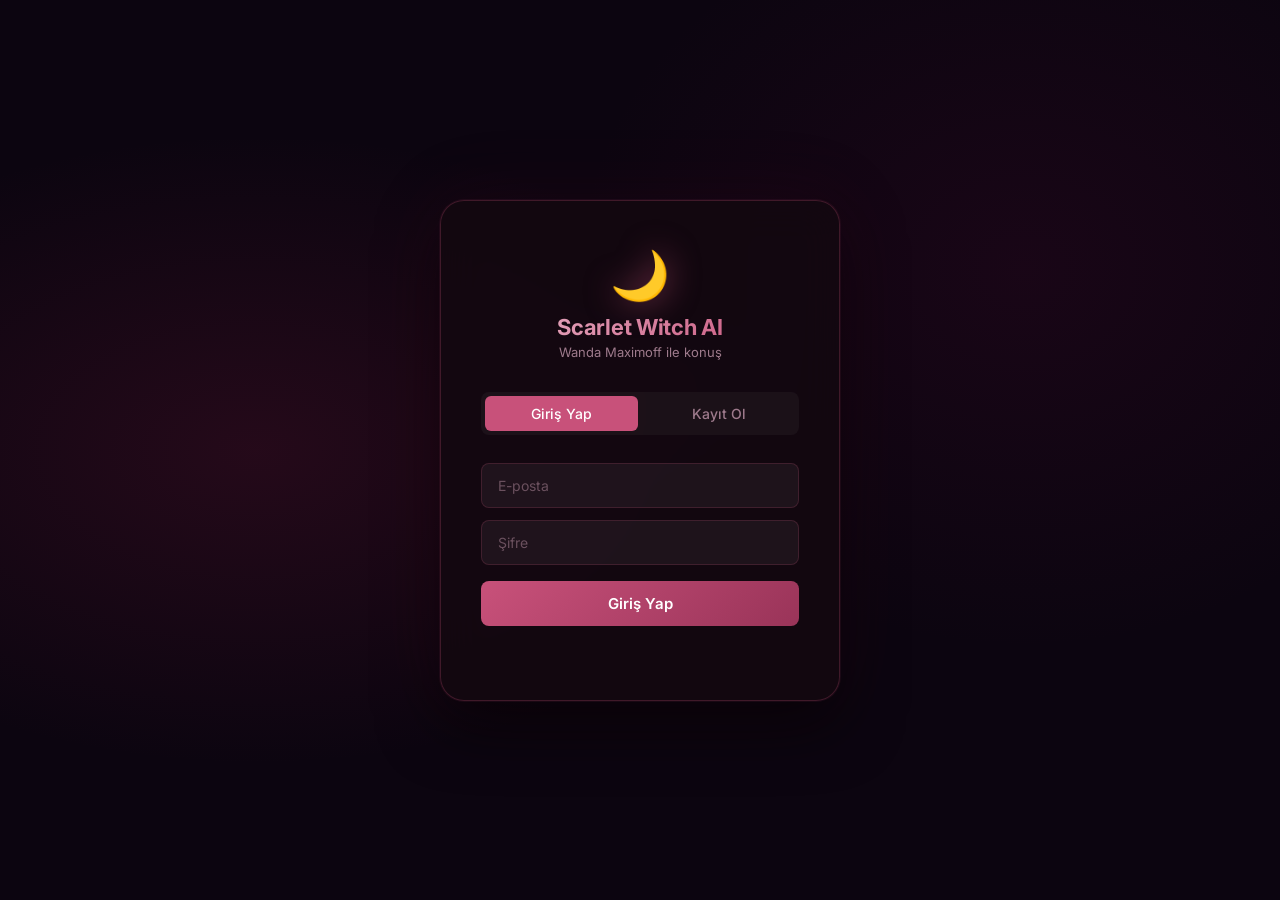
<file: frontend/index.html>
<!DOCTYPE html>
<html lang="tr">
<head>
    <meta charset="UTF-8">
    <meta name="viewport" content="width=device-width, initial-scale=1.0">
    <title>Scarlet Witch AI – Wanda Maximoff</title>
    <meta name="description" content="Wanda Maximoff ile konuş – Scarlet Witch AI chatbot">
    <link rel="preconnect" href="https://fonts.googleapis.com">
    <link href="https://fonts.googleapis.com/css2?family=Inter:wght@300;400;500;600;700&display=swap" rel="stylesheet">
    <style>
        /* ── Reset & Base ──────────────────────────────── */
        *, *::before, *::after { box-sizing: border-box; margin: 0; padding: 0; }

        :root {
            --clr-bg:        #0c0510;
            --clr-surface:   rgba(255,255,255,0.04);
            --clr-surface2:  rgba(255,255,255,0.07);
            --clr-border:    rgba(200,80,120,0.25);
            --clr-rose:      #c8517a;
            --clr-rose-lt:   #e2829f;
            --clr-rose-glow: rgba(200,81,122,0.35);
            --clr-text:      #f0e7ed;
            --clr-muted:     #9e7a8c;
            --clr-error:     #ff6b8a;
            --radius-lg:     18px;
            --radius-md:     12px;
            --radius-sm:     8px;
            --sidebar-w:     270px;
            --transition:    0.22s ease;
        }

        html, body {
            height: 100%;
            font-family: 'Inter', sans-serif;
            background: var(--clr-bg);
            color: var(--clr-text);
            -webkit-font-smoothing: antialiased;
        }

        button { cursor: pointer; border: none; background: none; font-family: inherit; }
        input, textarea { font-family: inherit; }

        /* ── Scrollbar ─────────────────────────────────── */
        ::-webkit-scrollbar { width: 5px; }
        ::-webkit-scrollbar-track { background: transparent; }
        ::-webkit-scrollbar-thumb { background: rgba(200,81,122,0.3); border-radius: 4px; }
        ::-webkit-scrollbar-thumb:hover { background: rgba(200,81,122,0.5); }

        /* ── Auth Screen ───────────────────────────────── */
        #authScreen {
            min-height: 100vh;
            display: flex;
            align-items: center;
            justify-content: center;
            background:
                radial-gradient(ellipse 60% 50% at 20% 50%, rgba(150,30,70,0.18) 0%, transparent 70%),
                radial-gradient(ellipse 50% 60% at 80% 30%, rgba(100,10,60,0.15) 0%, transparent 70%),
                var(--clr-bg);
            padding: 20px;
        }

        .auth-card {
            width: 100%;
            max-width: 400px;
            background: rgba(20, 8, 16, 0.95);
            border: 1px solid var(--clr-border);
            border-radius: 24px;
            padding: 44px 40px;
            backdrop-filter: blur(20px);
            box-shadow:
                0 0 0 1px rgba(200,81,122,0.08),
                0 24px 60px rgba(0,0,0,0.6),
                0 0 80px rgba(150,30,70,0.12);
            animation: slideUp 0.5s cubic-bezier(0.22,1,0.36,1);
        }

        @keyframes slideUp {
            from { opacity: 0; transform: translateY(24px); }
            to   { opacity: 1; transform: translateY(0); }
        }

        .auth-logo {
            text-align: center;
            margin-bottom: 32px;
        }

        .auth-logo .logo-icon {
            font-size: 48px;
            display: block;
            margin-bottom: 10px;
            filter: drop-shadow(0 0 16px rgba(200,81,122,0.6));
            animation: floatLogo 3s ease-in-out infinite;
        }

        @keyframes floatLogo {
            0%, 100% { transform: translateY(0); }
            50% { transform: translateY(-6px); }
        }

        .auth-logo h1 {
            font-size: 22px;
            font-weight: 700;
            letter-spacing: -0.3px;
            background: linear-gradient(135deg, #e8b4c8, #c8517a);
            -webkit-background-clip: text;
            -webkit-text-fill-color: transparent;
        }

        .auth-logo p {
            font-size: 13px;
            color: var(--clr-muted);
            margin-top: 4px;
        }

        .auth-tabs {
            display: flex;
            gap: 4px;
            background: rgba(255,255,255,0.04);
            border-radius: var(--radius-sm);
            padding: 4px;
            margin-bottom: 28px;
        }

        .auth-tab {
            flex: 1;
            padding: 9px;
            font-size: 14px;
            font-weight: 500;
            color: var(--clr-muted);
            border-radius: 6px;
            transition: var(--transition);
        }

        .auth-tab.active {
            background: var(--clr-rose);
            color: white;
        }

        .auth-form { display: none; flex-direction: column; gap: 12px; }
        .auth-form.active { display: flex; }

        .auth-input {
            width: 100%;
            padding: 13px 16px;
            background: rgba(255,255,255,0.05);
            border: 1px solid rgba(200,81,122,0.2);
            border-radius: var(--radius-sm);
            color: var(--clr-text);
            font-size: 14px;
            outline: none;
            transition: var(--transition);
        }

        .auth-input:focus {
            border-color: var(--clr-rose);
            background: rgba(255,255,255,0.07);
            box-shadow: 0 0 0 3px rgba(200,81,122,0.12);
        }

        .auth-input::placeholder { color: rgba(158,122,140,0.6); }

        .auth-submit {
            padding: 13px;
            background: linear-gradient(135deg, #c8517a, #9a3459);
            border-radius: var(--radius-sm);
            color: white;
            font-size: 15px;
            font-weight: 600;
            transition: var(--transition);
            margin-top: 4px;
            position: relative;
            overflow: hidden;
        }

        .auth-submit::after {
            content: '';
            position: absolute;
            inset: 0;
            background: linear-gradient(135deg, rgba(255,255,255,0.1), transparent);
            opacity: 0;
            transition: var(--transition);
        }

        .auth-submit:hover::after { opacity: 1; }
        .auth-submit:active { transform: scale(0.98); }
        .auth-submit:disabled { opacity: 0.5; cursor: not-allowed; }

        .auth-error {
            font-size: 12.5px;
            color: var(--clr-error);
            min-height: 18px;
            text-align: center;
        }

        /* ── App Layout ────────────────────────────────── */
        #chatScreen {
            display: none;
            height: 100vh;
            flex-direction: row;
        }

        #chatScreen.active { display: flex; }

        /* ── Sidebar ───────────────────────────────────── */
        .sidebar {
            width: var(--sidebar-w);
            min-width: var(--sidebar-w);
            background: rgba(12,5,16,0.97);
            border-right: 1px solid var(--clr-border);
            display: flex;
            flex-direction: column;
            overflow: hidden;
        }

        .sidebar-top {
            padding: 20px 16px 12px;
            border-bottom: 1px solid var(--clr-border);
        }

        .sidebar-brand {
            display: flex;
            align-items: center;
            gap: 10px;
            margin-bottom: 14px;
        }

        .sidebar-brand .brand-icon {
            font-size: 22px;
            filter: drop-shadow(0 0 6px rgba(200,81,122,0.6));
        }

        .sidebar-brand span {
            font-size: 15px;
            font-weight: 700;
            background: linear-gradient(135deg, #e8b4c8, #c8517a);
            -webkit-background-clip: text;
            -webkit-text-fill-color: transparent;
        }

        .new-chat-btn {
            width: 100%;
            padding: 10px 14px;
            background: rgba(200,81,122,0.12);
            border: 1px solid rgba(200,81,122,0.25);
            border-radius: var(--radius-sm);
            color: var(--clr-rose-lt);
            font-size: 13.5px;
            font-weight: 500;
            transition: var(--transition);
            display: flex;
            align-items: center;
            gap: 8px;
        }

        .new-chat-btn:hover {
            background: rgba(200,81,122,0.22);
            border-color: rgba(200,81,122,0.45);
        }

        .conv-list-label {
            padding: 12px 16px 6px;
            font-size: 11px;
            font-weight: 600;
            color: var(--clr-muted);
            letter-spacing: 0.08em;
            text-transform: uppercase;
        }

        .conv-list {
            flex: 1;
            overflow-y: auto;
            padding: 4px 8px;
        }

        .conv-item {
            display: flex;
            align-items: center;
            gap: 8px;
            padding: 9px 10px;
            border-radius: var(--radius-sm);
            cursor: pointer;
            transition: var(--transition);
            group: true;
        }

        .conv-item:hover { background: var(--clr-surface2); }
        .conv-item.active { background: rgba(200,81,122,0.15); }

        .conv-icon { font-size: 14px; flex-shrink: 0; }

        .conv-meta { flex: 1; min-width: 0; }

        .conv-title {
            font-size: 13px;
            font-weight: 500;
            color: var(--clr-text);
            white-space: nowrap;
            overflow: hidden;
            text-overflow: ellipsis;
        }

        .conv-date {
            font-size: 11px;
            color: var(--clr-muted);
            margin-top: 2px;
        }

        .conv-delete {
            flex-shrink: 0;
            opacity: 0;
            font-size: 14px;
            color: var(--clr-muted);
            transition: var(--transition);
            padding: 2px 4px;
            border-radius: 4px;
        }

        .conv-item:hover .conv-delete {
            opacity: 1;
        }

        .conv-delete:hover {
            background: rgba(255,80,80,0.15);
            color: #ff6b6b;
        }

        .conv-empty {
            padding: 24px 16px;
            text-align: center;
            color: var(--clr-muted);
            font-size: 13px;
        }

        .sidebar-footer {
            padding: 12px 16px;
            border-top: 1px solid var(--clr-border);
            display: flex;
            align-items: center;
            gap: 10px;
        }

        .user-avatar {
            width: 34px;
            height: 34px;
            background: linear-gradient(135deg, #c8517a, #7a2e4a);
            border-radius: 50%;
            display: flex;
            align-items: center;
            justify-content: center;
            font-size: 14px;
            font-weight: 700;
            color: white;
            flex-shrink: 0;
        }

        .user-meta { flex: 1; min-width: 0; }
        .user-name { font-size: 13px; font-weight: 600; }
        .user-status { font-size: 11px; color: var(--clr-muted); }

        .logout-btn {
            font-size: 16px;
            color: var(--clr-muted);
            padding: 4px;
            border-radius: 4px;
            transition: var(--transition);
        }

        .logout-btn:hover { color: var(--clr-error); }

        /* ── Chat Main ─────────────────────────────────── */
        .chat-main {
            flex: 1;
            display: flex;
            flex-direction: column;
            overflow: hidden;
            background:
                radial-gradient(ellipse 70% 50% at 80% 10%, rgba(120,20,60,0.08) 0%, transparent 60%),
                var(--clr-bg);
        }

        .chat-header {
            padding: 16px 24px;
            border-bottom: 1px solid var(--clr-border);
            display: flex;
            align-items: center;
            gap: 14px;
            background: rgba(12,5,16,0.7);
            backdrop-filter: blur(10px);
        }

        .wanda-avatar-wrap {
            position: relative;
        }

        .wanda-avatar {
            width: 40px;
            height: 40px;
            border-radius: 50%;
            background: linear-gradient(135deg, #6b1f3a, #3a0f22);
            border: 2px solid var(--clr-rose);
            display: flex;
            align-items: center;
            justify-content: center;
            font-size: 20px;
            box-shadow: 0 0 16px rgba(200,81,122,0.4);
        }

        .online-dot {
            position: absolute;
            bottom: 1px;
            right: 1px;
            width: 10px;
            height: 10px;
            background: #4cde80;
            border-radius: 50%;
            border: 2px solid var(--clr-bg);
            animation: pulseDot 2s infinite;
        }

        @keyframes pulseDot {
            0%, 100% { box-shadow: 0 0 0 0 rgba(76,222,128,0.4); }
            50% { box-shadow: 0 0 0 4px rgba(76,222,128,0); }
        }

        .chat-header-info h2 {
            font-size: 15px;
            font-weight: 600;
        }

        .chat-header-info p {
            font-size: 12px;
            color: #4cde80;
        }

        /* ── Messages ──────────────────────────────────── */
        .messages-wrap {
            flex: 1;
            overflow-y: auto;
            padding: 28px 24px;
            display: flex;
            flex-direction: column;
            gap: 20px;
        }

        .msg-row {
            display: flex;
            gap: 12px;
            max-width: 76%;
            animation: msgIn 0.3s cubic-bezier(0.22,1,0.36,1);
        }

        @keyframes msgIn {
            from { opacity: 0; transform: translateY(12px); }
            to   { opacity: 1; transform: translateY(0); }
        }

        .msg-row.user { align-self: flex-end; flex-direction: row-reverse; }
        .msg-row.wanda { align-self: flex-start; }

        .msg-avatar {
            width: 36px;
            height: 36px;
            border-radius: 50%;
            display: flex;
            align-items: center;
            justify-content: center;
            font-size: 16px;
            flex-shrink: 0;
            align-self: flex-end;
        }

        .msg-row.wanda .msg-avatar {
            background: linear-gradient(135deg, #5f2a41, #2a0f1a);
            border: 1px solid rgba(200,81,122,0.4);
            box-shadow: 0 0 10px rgba(200,81,122,0.2);
        }

        .msg-row.user .msg-avatar {
            background: linear-gradient(135deg, #2a3d5f, #0f1a2a);
            border: 1px solid rgba(80,130,200,0.3);
        }

        .msg-content { flex: 1; min-width: 0; }

        .msg-bubble {
            padding: 12px 16px;
            border-radius: 18px;
            line-height: 1.6;
            font-size: 14.5px;
            word-wrap: break-word;
            position: relative;
        }

        .msg-row.wanda .msg-bubble {
            background: rgba(255,255,255,0.05);
            border: 1px solid rgba(200,81,122,0.18);
            border-bottom-left-radius: 4px;
            color: #f0e7ed;
        }

        .msg-row.user .msg-bubble {
            background: linear-gradient(135deg, rgba(200,81,122,0.85), rgba(130,40,70,0.9));
            border-bottom-right-radius: 4px;
            color: white;
        }

        .msg-meta {
            display: flex;
            align-items: center;
            gap: 8px;
            margin-top: 5px;
        }

        .msg-row.user .msg-meta { justify-content: flex-end; }

        .msg-time {
            font-size: 11px;
            color: var(--clr-muted);
        }

        .copy-btn {
            font-size: 11px;
            color: var(--clr-muted);
            padding: 2px 6px;
            border-radius: 4px;
            background: transparent;
            transition: var(--transition);
            opacity: 0;
        }

        .msg-row:hover .copy-btn { opacity: 1; }
        .copy-btn:hover { background: var(--clr-surface2); color: var(--clr-text); }

        /* ── Welcome Screen ────────────────────────────── */
        .welcome-screen {
            display: flex;
            flex-direction: column;
            align-items: center;
            justify-content: center;
            flex: 1;
            gap: 16px;
            padding: 40px;
            text-align: center;
        }

        .welcome-icon {
            font-size: 64px;
            filter: drop-shadow(0 0 20px rgba(200,81,122,0.5));
            animation: floatLogo 3s ease-in-out infinite;
        }

        .welcome-screen h2 {
            font-size: 24px;
            font-weight: 700;
            background: linear-gradient(135deg, #e8b4c8, #c8517a);
            -webkit-background-clip: text;
            -webkit-text-fill-color: transparent;
        }

        .welcome-screen p {
            color: var(--clr-muted);
            font-size: 14px;
            max-width: 380px;
            line-height: 1.7;
        }

        .welcome-hints {
            display: flex;
            flex-wrap: wrap;
            gap: 8px;
            justify-content: center;
            margin-top: 8px;
        }

        .hint-chip {
            padding: 8px 14px;
            background: rgba(200,81,122,0.1);
            border: 1px solid rgba(200,81,122,0.2);
            border-radius: 20px;
            font-size: 13px;
            color: var(--clr-rose-lt);
            cursor: pointer;
            transition: var(--transition);
        }

        .hint-chip:hover {
            background: rgba(200,81,122,0.2);
            border-color: rgba(200,81,122,0.4);
        }

        /* ── Typing Indicator ──────────────────────────── */
        .typing-bubble {
            display: flex;
            gap: 5px;
            align-items: center;
            padding: 14px 18px;
            background: rgba(255,255,255,0.05);
            border: 1px solid rgba(200,81,122,0.18);
            border-radius: 18px;
            border-bottom-left-radius: 4px;
            width: fit-content;
        }

        .t-dot {
            width: 7px;
            height: 7px;
            background: var(--clr-rose-lt);
            border-radius: 50%;
            animation: bounce 1.3s infinite;
        }
        .t-dot:nth-child(2) { animation-delay: 0.18s; }
        .t-dot:nth-child(3) { animation-delay: 0.36s; }

        @keyframes bounce {
            0%, 60%, 100% { transform: translateY(0); }
            30% { transform: translateY(-7px); }
        }

        /* ── Input Area ────────────────────────────────── */
        .input-area {
            padding: 16px 24px 24px;
            border-top: 1px solid var(--clr-border);
            background: rgba(12,5,16,0.5);
        }

        .input-bar {
            display: flex;
            align-items: flex-end;
            gap: 10px;
            background: rgba(255,255,255,0.04);
            border: 1px solid rgba(200,81,122,0.25);
            border-radius: 16px;
            padding: 8px 8px 8px 16px;
            transition: var(--transition);
        }

        .input-bar:focus-within {
            border-color: rgba(200,81,122,0.55);
            box-shadow: 0 0 0 3px rgba(200,81,122,0.08);
        }

        #msgInput {
            flex: 1;
            background: transparent;
            border: none;
            outline: none;
            color: var(--clr-text);
            font-size: 14.5px;
            line-height: 1.6;
            resize: none;
            max-height: 140px;
            padding: 6px 0;
        }

        #msgInput::placeholder { color: rgba(158,122,140,0.5); }

        .send-btn {
            width: 40px;
            height: 40px;
            flex-shrink: 0;
            background: linear-gradient(135deg, #c8517a, #9a3459);
            border-radius: 12px;
            color: white;
            font-size: 17px;
            display: flex;
            align-items: center;
            justify-content: center;
            transition: var(--transition);
            box-shadow: 0 4px 14px rgba(200,81,122,0.3);
        }

        .send-btn:hover { transform: scale(1.05); box-shadow: 0 6px 20px rgba(200,81,122,0.45); }
        .send-btn:active { transform: scale(0.97); }
        .send-btn:disabled { opacity: 0.4; transform: none; }

        .input-hint {
            font-size: 11.5px;
            color: var(--clr-muted);
            text-align: center;
            margin-top: 10px;
        }

        /* ── Toast ─────────────────────────────────────── */
        #toastContainer {
            position: fixed;
            bottom: 28px;
            right: 28px;
            z-index: 9999;
            display: flex;
            flex-direction: column;
            gap: 8px;
        }

        .toast {
            padding: 12px 18px;
            border-radius: var(--radius-sm);
            font-size: 13.5px;
            font-weight: 500;
            color: white;
            backdrop-filter: blur(10px);
            animation: toastIn 0.3s ease;
            max-width: 320px;
        }

        .toast.success { background: rgba(20,160,80,0.85); border: 1px solid rgba(40,200,100,0.3); }
        .toast.error   { background: rgba(180,30,60,0.85); border: 1px solid rgba(220,60,90,0.3); }
        .toast.info    { background: rgba(30,80,180,0.85); border: 1px solid rgba(60,120,220,0.3); }

        @keyframes toastIn {
            from { opacity: 0; transform: translateY(12px); }
            to   { opacity: 1; transform: translateY(0); }
        }

        /* ── Utility ───────────────────────────────────── */
        .hidden { display: none !important; }

        /* ── Responsive ────────────────────────────────── */
        @media (max-width: 640px) {
            .sidebar { display: none; }
            .auth-card { padding: 32px 24px; }
        }
    </style>
</head>
<body>

<!-- ── Auth Screen ──────────────────────────────────────── -->
<div id="authScreen">
    <div class="auth-card">
        <div class="auth-logo">
            <span class="logo-icon">🌙</span>
            <h1>Scarlet Witch AI</h1>
            <p>Wanda Maximoff ile konuş</p>
        </div>

        <div class="auth-tabs">
            <button class="auth-tab active" data-tab="login">Giriş Yap</button>
            <button class="auth-tab" data-tab="register">Kayıt Ol</button>
        </div>

        <form id="loginForm" class="auth-form active">
            <input id="loginEmail" type="email" class="auth-input" placeholder="E-posta" required>
            <input id="loginPassword" type="password" class="auth-input" placeholder="Şifre" required>
            <button type="submit" class="auth-submit" id="loginBtn">Giriş Yap</button>
            <div class="auth-error" id="loginError"></div>
        </form>

        <form id="registerForm" class="auth-form">
            <input id="regUsername" type="text" class="auth-input" placeholder="Kullanıcı adı" required>
            <input id="regEmail" type="email" class="auth-input" placeholder="E-posta" required>
            <input id="regPassword" type="password" class="auth-input" placeholder="Şifre (min. 6 karakter)" required>
            <button type="submit" class="auth-submit" id="registerBtn">Hesap Oluştur</button>
            <div class="auth-error" id="registerError"></div>
        </form>
    </div>
</div>

<!-- ── Chat Screen ──────────────────────────────────────── -->
<div id="chatScreen">
    <!-- Sidebar -->
    <aside class="sidebar">
        <div class="sidebar-top">
            <div class="sidebar-brand">
                <span class="brand-icon">✨</span>
                <span>Scarlet Witch</span>
            </div>
            <button class="new-chat-btn" id="newChatBtn">
                <span>＋</span> Yeni Konuşma
            </button>
        </div>
        <div class="conv-list-label">Geçmiş</div>
        <div class="conv-list" id="convList">
            <div class="conv-empty" id="convEmpty">Henüz konuşma yok</div>
        </div>
        <div class="sidebar-footer">
            <div class="user-avatar" id="userInitial">W</div>
            <div class="user-meta">
                <div class="user-name" id="userNameDisplay">Kullanıcı</div>
                <div class="user-status">Aktif</div>
            </div>
            <button class="logout-btn" id="logoutBtn" title="Çıkış">🚪</button>
        </div>
    </aside>

    <!-- Chat Main -->
    <main class="chat-main" id="chatMain">
        <!-- Header -->
        <header class="chat-header">
            <div class="wanda-avatar-wrap">
                <div class="wanda-avatar">🌙</div>
                <div class="online-dot"></div>
            </div>
            <div class="chat-header-info">
                <h2>Wanda Maximoff</h2>
                <p>Çevrimiçi · Seninle konuşmaya hazır</p>
            </div>
        </header>

        <!-- Welcome / Messages -->
        <div class="messages-wrap" id="messagesWrap">
            <div class="welcome-screen" id="welcomeScreen">
                <div class="welcome-icon">🌙</div>
                <h2>Wanda ile Konuş</h2>
                <p>Merhaba. Ben Wanda Maximoff. Kaos büyüsü içimde yankılanıyor... Seni dinliyorum. Ne konuşmak istersin?</p>
                <div class="welcome-hints">
                    <div class="hint-chip" data-msg="Bugün çok yorgunum ve kendimi kötü hissediyorum.">Bugün yorgunum 😔</div>
                    <div class="hint-chip" data-msg="Bana Westview'den bahseder misin?">Westview neydi? 🔮</div>
                    <div class="hint-chip" data-msg="Vision'ı özlüyor musun?">Vision'ı özlüyor musun? 💔</div>
                    <div class="hint-chip" data-msg="Scarlet Witch güçleri hakkında konuşalım.">Scarlet Witch ✨</div>
                </div>
            </div>
        </div>

        <!-- Input -->
        <div class="input-area">
            <div class="input-bar">
                <textarea id="msgInput" rows="1" placeholder="Wanda'ya bir şey söyle..."></textarea>
                <button class="send-btn" id="sendBtn" title="Gönder">➤</button>
            </div>
            <div class="input-hint">Enter ile gönder · Shift+Enter yeni satır</div>
        </div>
    </main>
</div>

<!-- ── Toast Container ──────────────────────────────────── -->
<div id="toastContainer"></div>

<script>
// ── State ──────────────────────────────────────────────────
const API = '/api';
let token = localStorage.getItem('sw_token');
let currentUser = null;
let activeConvId = null;
let isSending = false;

// ── Elements ───────────────────────────────────────────────
const authScreen   = document.getElementById('authScreen');
const chatScreen   = document.getElementById('chatScreen');
const loginForm    = document.getElementById('loginForm');
const registerForm = document.getElementById('registerForm');
const loginError   = document.getElementById('loginError');
const registerError= document.getElementById('registerError');
const convList     = document.getElementById('convList');
const convEmpty    = document.getElementById('convEmpty');
const messagesWrap = document.getElementById('messagesWrap');
const welcomeScreen= document.getElementById('welcomeScreen');
const msgInput     = document.getElementById('msgInput');
const sendBtn      = document.getElementById('sendBtn');
const userNameDisplay = document.getElementById('userNameDisplay');
const userInitial  = document.getElementById('userInitial');

// ── Helpers ────────────────────────────────────────────────
function escHtml(str) {
    return (str || '').replace(/[&<>"']/g, m =>
        ({ '&':'&amp;','<':'&lt;','>':'&gt;','"':'&quot;',"'":'&#39;' }[m])
    );
}

function formatTime(d) {
    return new Date(d).toLocaleTimeString('tr-TR', { hour:'2-digit', minute:'2-digit' });
}

function formatDate(d) {
    const date = new Date(d);
    const today = new Date();
    if (date.toDateString() === today.toDateString()) return 'Bugün';
    return date.toLocaleDateString('tr-TR', { day:'numeric', month:'short' });
}

function showToast(msg, type = 'info') {
    const container = document.getElementById('toastContainer');
    const toast = document.createElement('div');
    toast.className = `toast ${type}`;
    toast.textContent = msg;
    container.appendChild(toast);
    setTimeout(() => {
        toast.style.opacity = '0';
        toast.style.transition = 'opacity 0.3s';
        setTimeout(() => toast.remove(), 300);
    }, 3000);
}

function authHeaders() {
    return { 'Content-Type': 'application/json', 'Authorization': 'Bearer ' + token };
}

async function apiFetch(path, opts = {}) {
    const res = await fetch(API + path, {
        ...opts,
        headers: { ...authHeaders(), ...(opts.headers || {}) }
    });
    const data = await res.json().catch(() => ({}));
    return { ok: res.ok, status: res.status, data };
}

// ── Auth Tabs ──────────────────────────────────────────────
document.querySelectorAll('.auth-tab').forEach(btn => {
    btn.addEventListener('click', () => {
        document.querySelectorAll('.auth-tab').forEach(b => b.classList.remove('active'));
        btn.classList.add('active');
        const tab = btn.dataset.tab;
        loginForm.classList.toggle('active', tab === 'login');
        registerForm.classList.toggle('active', tab === 'register');
        loginError.textContent = '';
        registerError.textContent = '';
    });
});

// ── Login ──────────────────────────────────────────────────
loginForm.addEventListener('submit', async e => {
    e.preventDefault();
    loginError.textContent = '';
    const btn = document.getElementById('loginBtn');
    btn.disabled = true;
    btn.textContent = 'Giriş yapılıyor...';

    try {
        const { ok, data } = await apiFetch('/auth/login', {
            method: 'POST',
            body: JSON.stringify({
                email: document.getElementById('loginEmail').value,
                password: document.getElementById('loginPassword').value
            })
        });
        if (ok) {
            token = data.token;
            currentUser = data.user;
            localStorage.setItem('sw_token', token);
            enterChat();
        } else {
            loginError.textContent = data.error || 'Giriş başarısız';
        }
    } catch {
        loginError.textContent = 'Bağlantı hatası';
    } finally {
        btn.disabled = false;
        btn.textContent = 'Giriş Yap';
    }
});

// ── Register ───────────────────────────────────────────────
registerForm.addEventListener('submit', async e => {
    e.preventDefault();
    registerError.textContent = '';
    const btn = document.getElementById('registerBtn');
    btn.disabled = true;
    btn.textContent = 'Kaydediliyor...';

    try {
        const { ok, data } = await apiFetch('/auth/register', {
            method: 'POST',
            body: JSON.stringify({
                username: document.getElementById('regUsername').value,
                email: document.getElementById('regEmail').value,
                password: document.getElementById('regPassword').value
            })
        });
        if (ok) {
            token = data.token;
            currentUser = data.user;
            localStorage.setItem('sw_token', token);
            enterChat();
        } else {
            registerError.textContent = data.error || 'Kayıt başarısız';
        }
    } catch {
        registerError.textContent = 'Bağlantı hatası';
    } finally {
        btn.disabled = false;
        btn.textContent = 'Hesap Oluştur';
    }
});

// ── Enter Chat ─────────────────────────────────────────────
function enterChat() {
    authScreen.classList.add('hidden');
    chatScreen.classList.add('active');
    userNameDisplay.textContent = currentUser.username;
    userInitial.textContent = currentUser.username.charAt(0).toUpperCase();
    loadConversations();
}

// ── Logout ─────────────────────────────────────────────────
document.getElementById('logoutBtn').addEventListener('click', () => {
    localStorage.removeItem('sw_token');
    token = null; currentUser = null; activeConvId = null;
    chatScreen.classList.remove('active');
    authScreen.classList.remove('hidden');
    convList.innerHTML = '<div class="conv-empty" id="convEmpty">Henüz konuşma yok</div>';
    messagesWrap.innerHTML = '';
    messagesWrap.appendChild(welcomeScreen);
    welcomeScreen.classList.remove('hidden');
});

// ── New Chat ───────────────────────────────────────────────
document.getElementById('newChatBtn').addEventListener('click', () => {
    activeConvId = null;
    clearMessages();
    document.querySelectorAll('.conv-item').forEach(el => el.classList.remove('active'));
});

// ── Conversations ──────────────────────────────────────────
async function loadConversations() {
    try {
        const { ok, data } = await apiFetch('/chat/conversations');
        if (!ok) return;
        renderConversations(data);
    } catch (e) {
        console.error('Konuşmalar yüklenemedi:', e);
    }
}

function renderConversations(list) {
    if (!list || list.length === 0) {
        convList.innerHTML = '<div class="conv-empty">Henüz konuşma yok</div>';
        return;
    }
    convList.innerHTML = list.map(c => `
        <div class="conv-item ${c.id === activeConvId ? 'active' : ''}" data-id="${c.id}">
            <span class="conv-icon">💬</span>
            <div class="conv-meta">
                <div class="conv-title">${escHtml(c.title)}</div>
                <div class="conv-date">${formatDate(c.updated_at)} · ${c.message_count} mesaj</div>
            </div>
            <button class="conv-delete" data-id="${c.id}" title="Sil">🗑</button>
        </div>
    `).join('');

    convList.querySelectorAll('.conv-item').forEach(el => {
        el.addEventListener('click', e => {
            if (e.target.closest('.conv-delete')) return;
            loadConversation(parseInt(el.dataset.id));
        });
    });

    convList.querySelectorAll('.conv-delete').forEach(btn => {
        btn.addEventListener('click', e => {
            e.stopPropagation();
            deleteConversation(parseInt(btn.dataset.id));
        });
    });
}

async function loadConversation(id) {
    try {
        const { ok, data } = await apiFetch(`/chat/conversation/${id}`);
        if (!ok) { showToast('Konuşma yüklenemedi', 'error'); return; }

        activeConvId = id;
        clearMessages();

        data.messages.forEach(m => appendMessage(m.role, m.content, m.created_at));
        scrollBottom();

        document.querySelectorAll('.conv-item').forEach(el => {
            el.classList.toggle('active', parseInt(el.dataset.id) === id);
        });
    } catch {
        showToast('Bağlantı hatası', 'error');
    }
}

async function deleteConversation(id) {
    try {
        const { ok } = await apiFetch(`/chat/conversation/${id}`, { method: 'DELETE' });
        if (ok) {
            if (activeConvId === id) {
                activeConvId = null;
                clearMessages();
            }
            showToast('Konuşma silindi', 'success');
            loadConversations();
        } else {
            showToast('Silinemedi', 'error');
        }
    } catch {
        showToast('Bağlantı hatası', 'error');
    }
}

// ── Send Message ───────────────────────────────────────────
async function sendMessage() {
    const text = msgInput.value.trim();
    if (!text || isSending) return;

    isSending = true;
    sendBtn.disabled = true;
    welcomeScreen.classList.add('hidden');

    appendMessage('user', text, new Date().toISOString());
    msgInput.value = '';
    msgInput.style.height = 'auto';
    scrollBottom();

    const typingRow = appendTyping();
    scrollBottom();

    try {
        const { ok, data } = await apiFetch('/chat/send', {
            method: 'POST',
            body: JSON.stringify({ message: text, conversation_id: activeConvId })
        });

        typingRow.remove();

        if (ok) {
            if (!activeConvId) {
                activeConvId = data.conversation_id;
                loadConversations();
            }
            appendMessage('assistant', data.reply, new Date().toISOString());
        } else {
            appendMessage('assistant', '⚠️ ' + (data.error || 'Bir hata oluştu'), new Date().toISOString());
            showToast(data.error || 'Hata oluştu', 'error');
        }
    } catch (e) {
        typingRow.remove();
        appendMessage('assistant', '⚠️ Bağlantı hatası: ' + e.message, new Date().toISOString());
        showToast('Bağlantı kurulamadı', 'error');
    } finally {
        isSending = false;
        sendBtn.disabled = false;
        scrollBottom();
    }
}

sendBtn.addEventListener('click', sendMessage);

msgInput.addEventListener('keydown', e => {
    if (e.key === 'Enter' && !e.shiftKey) {
        e.preventDefault();
        sendMessage();
    }
});

msgInput.addEventListener('input', function() {
    this.style.height = 'auto';
    this.style.height = Math.min(this.scrollHeight, 140) + 'px';
});

// ── Message Rendering ──────────────────────────────────────
function clearMessages() {
    messagesWrap.innerHTML = '';
    messagesWrap.appendChild(welcomeScreen);
    welcomeScreen.classList.remove('hidden');
}

function appendMessage(role, content, ts) {
    welcomeScreen.classList.add('hidden');
    const isUser = role === 'user';
    const time = ts ? formatTime(ts) : formatTime(new Date());

    const row = document.createElement('div');
    row.className = `msg-row ${isUser ? 'user' : 'wanda'}`;

    row.innerHTML = `
        <div class="msg-avatar">${isUser ? '👤' : '🌙'}</div>
        <div class="msg-content">
            <div class="msg-bubble">${escHtml(content)}</div>
            <div class="msg-meta">
                <span class="msg-time">${time}</span>
                <button class="copy-btn" title="Kopyala">📋 Kopyala</button>
            </div>
        </div>
    `;

    row.querySelector('.copy-btn').addEventListener('click', () => {
        navigator.clipboard.writeText(content).then(() => showToast('Kopyalandı!', 'success'));
    });

    messagesWrap.appendChild(row);
    return row;
}

function appendTyping() {
    welcomeScreen.classList.add('hidden');
    const row = document.createElement('div');
    row.className = 'msg-row wanda';
    row.innerHTML = `
        <div class="msg-avatar">🌙</div>
        <div class="msg-content">
            <div class="typing-bubble">
                <div class="t-dot"></div>
                <div class="t-dot"></div>
                <div class="t-dot"></div>
            </div>
        </div>
    `;
    messagesWrap.appendChild(row);
    return row;
}

function scrollBottom() {
    messagesWrap.scrollTop = messagesWrap.scrollHeight;
}

// ── Hint Chips ────────────────────────────────────────────
document.querySelectorAll('.hint-chip').forEach(chip => {
    chip.addEventListener('click', () => {
        msgInput.value = chip.dataset.msg;
        msgInput.dispatchEvent(new Event('input'));
        sendMessage();
    });
});

// ── Auto-login ────────────────────────────────────────────
if (token) {
    apiFetch('/auth/verify').then(({ ok, data }) => {
        if (ok) {
            currentUser = data.user;
            enterChat();
        } else {
            localStorage.removeItem('sw_token');
            token = null;
        }
    }).catch(() => {
        localStorage.removeItem('sw_token');
        token = null;
    });
}
</script>
</body>
</html>
</file>
